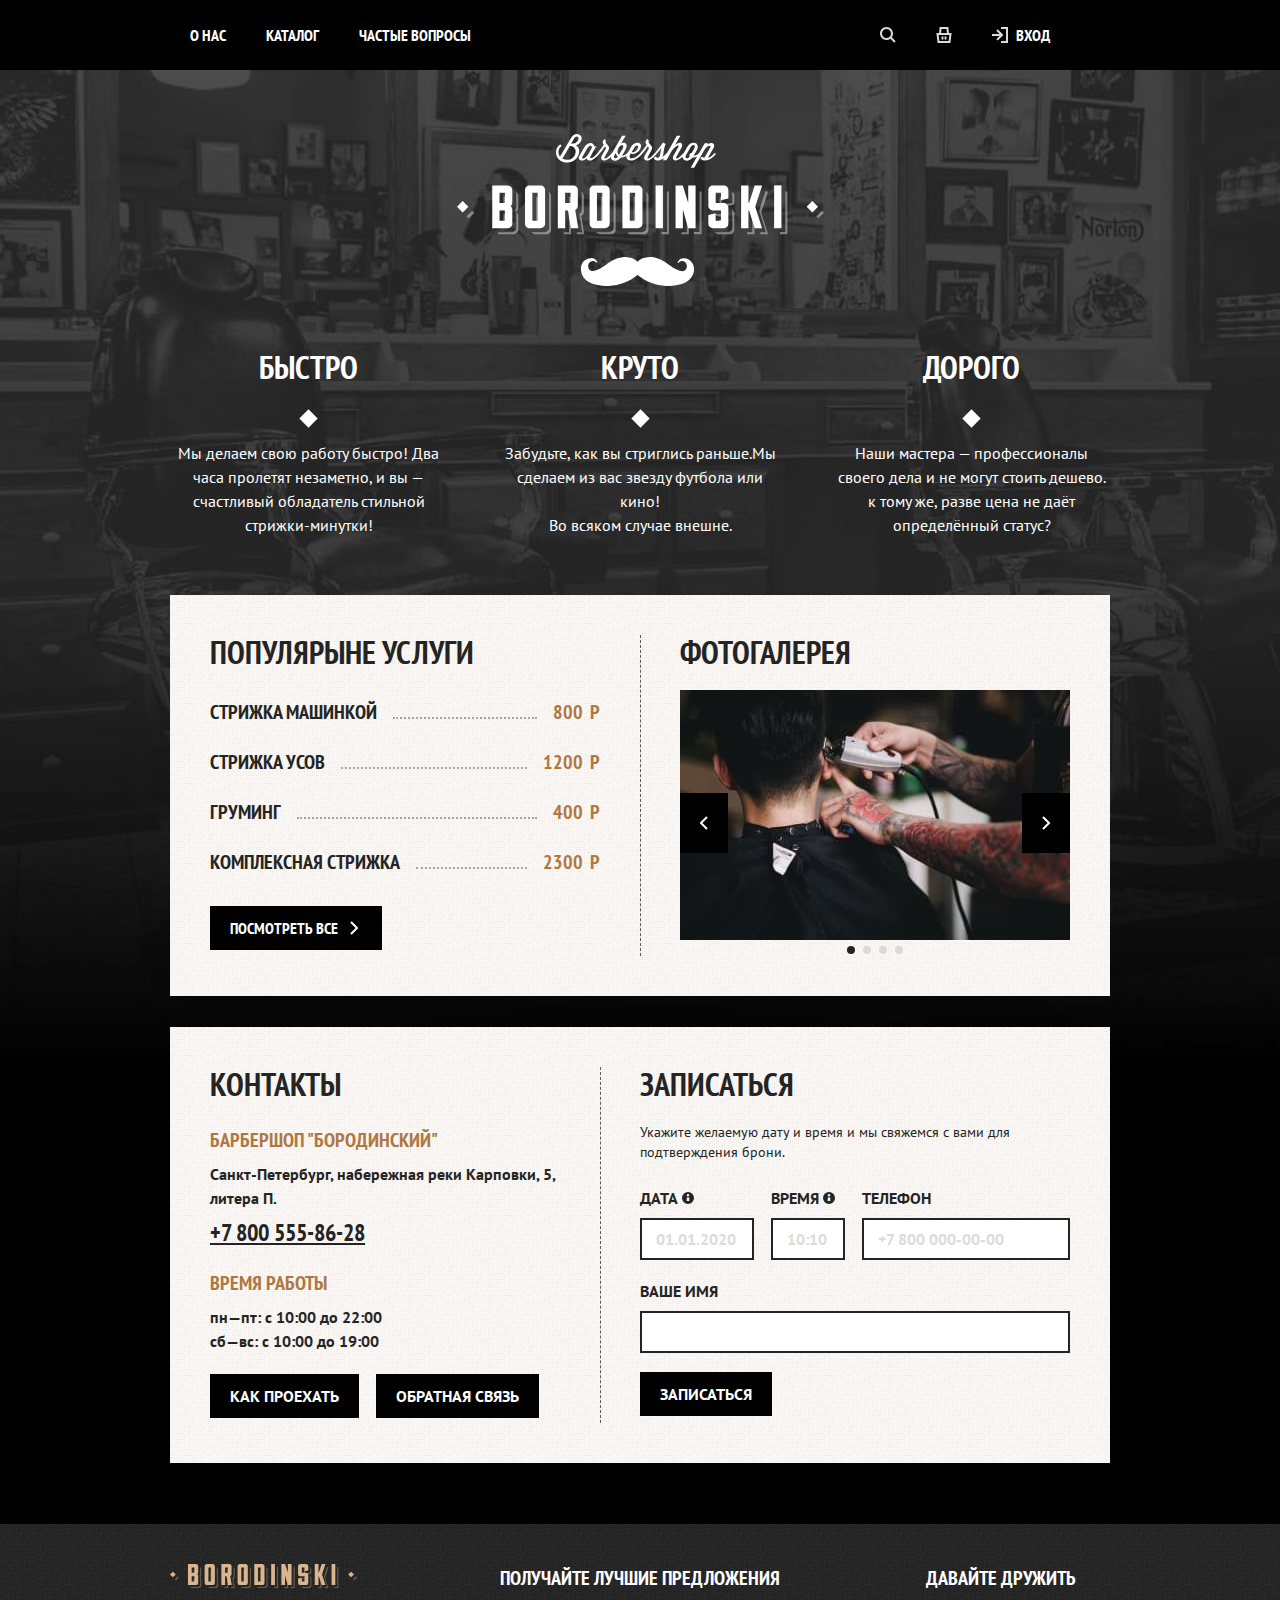
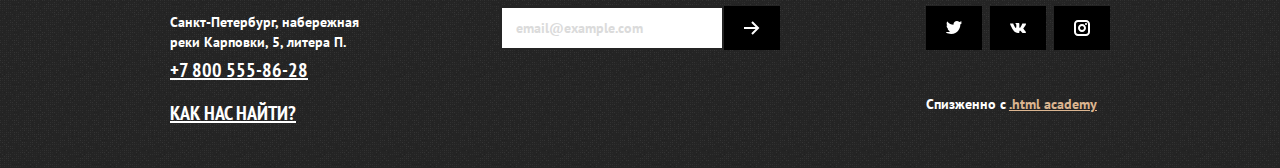
<file: index.html>
<!DOCTYPE html>
<html lang="ru">
<head>
    <title>Барбершоп Borodinski</title>
    <meta charset="UTF-8">
    <link rel="icon" type="image/png" sizes="32x32" href="images/png/fav-ico.png">
    <link rel="stylesheet" href="styles/style.css">
</head>
<body>
    <header class="page-header">
        <nav class="navigation">
            <ul class="navigation-list">
                <li class="navigation-item">
                    <a href="about.html" class="navigation-link">О нас</a>
                </li>
                <li class="navigation-item">
                    <a href="catalog.html" class="navigation-link">Каталог</a>
                </li>
                <li class="navigation-item">
                    <a href="faq.html" class="navigation-link">Частые вопросы</a>
                </li>
            </ul>
            <ul class="navigation-list navigation-user">
                <li class="navigation-item">
                    <a href="#" class="navigation-link">
                        <svg class="navigation-icon" aria-hidden="true" focusable="false" width="16" height="16" viewBox="0 0 16 16" fill="none" xmlns="http://www.w3.org/2000/svg">
                            <path fill-rule="evenodd" clip-rule="evenodd" d="M11 6.5C11 8.98528 8.98528 11 6.5 11C4.01472 11 2 8.98528 2 6.5C2 4.01472 4.01472 2 6.5 2C8.98528 2 11 4.01472 11 6.5ZM10.3347 11.7489C9.25973 12.5356 7.9341 13 6.5 13C2.91015 13 0 10.0899 0 6.5C0 2.91015 2.91015 0 6.5 0C10.0899 0 13 2.91015 13 6.5C13 7.9341 12.5356 9.25973 11.7489 10.3347L15.7071 14.2929L14.2929 15.7071L10.3347 11.7489Z" />
                        </svg>
                        <span class="visually-hidden">Поиск</span>
                    </a>
                </li>
                <li class="navigation-item">
                    <a href="#" class="navigation-link">
                        <svg class="navigation-icon" aria-hidden="true" focusable="false" width="16" height="16" viewBox="0 0 16 16" fill="none" xmlns="http://www.w3.org/2000/svg">
                            <path fill-rule="evenodd" clip-rule="evenodd" d="M3.09068 6L3.5759 0.90519L3.66211 0H4.5714H11.4285H12.3378L12.424 0.905191L12.9093 6H14.5H15.6328L15.4922 7.12403L14.4922 15.124L14.3828 16H13.5H2.49997H1.61719L1.50769 15.124L0.507692 7.12403L0.367188 6H1.49997H3.09068ZM5.09973 6H10.9002L10.5193 2H5.48068L5.09973 6ZM3.38275 14L2.63275 8H13.3672L12.6172 14H3.38275ZM8.49997 9.5V12.5H10.5V9.5H8.49997ZM5.49997 12.5L5.49997 9.5H7.49997L7.49997 12.5H5.49997Z"/>
                        </svg>
                        <span class="visually-hidden">Корзина</span>
                    </a>
                    <div class="popover popover-cart">
                        <button class="popover-close-button button button-light">
                          2
                          <span class="visually-hidden">Закрыть</span>
                        </button>
                        <div class="popover-content">
                          <h2 class="popover-title">Корзина</h2>
                          <ul class="cart-items-list">
                            <li class="cart-item">
                              <p class="cart-item-title">Стрижка машинкой</p>
                              <p class="cart-item-price">800 ₽</p>
                              <button type="button" class="cart-item-button button">
                                <svg width="16" height="16" fill="#fff" xmlns="http://www.w3.org/2000/svg">
                                  <path fill-rule="evenodd" clip-rule="evenodd" d="M3.42 1l.283-.496L3.991 0H12.01l.288.504.283.496h3.049l-.136 1.12-1.577 13-.107.88H2.191l-.107-.88-1.577-13L.371 1H3.42zm.543 13L2.629 3H13.37l-1.334 11H3.963zm5.04-9.071l-.5 7 1.995.142.5-7-1.995-.142zm-3.5 7.142l-.5-7 1.994-.142.5 7-1.994.142z" />
                                </svg>
                                <span class="visually-hidden">Удалить из корзины</span>
                              </button>
                            </li>
                            <li class="cart-item">
                                <p class="cart-item-title">Стрижка усов</p>
                                <p class="cart-item-price">1200 ₽</p>
                                <button class="cart-item-button button" type="button">
                                  <svg width="16" height="16" fill="#fff" xmlns="http://www.w3.org/2000/svg">
                                    <path fill-rule="evenodd" clip-rule="evenodd" d="M3.42 1l.283-.496L3.991 0H12.01l.288.504.283.496h3.049l-.136 1.12-1.577 13-.107.88H2.191l-.107-.88-1.577-13L.371 1H3.42zm.543 13L2.629 3H13.37l-1.334 11H3.963zm5.04-9.071l-.5 7 1.995.142.5-7-1.995-.142zm-3.5 7.142l-.5-7 1.994-.142.5 7-1.994.142z" />
                                  </svg>
                                  <span class="visually-hidden">Удалить из корзины</span>
                                </button>
                            </li>
                          </ul>
                        </div>
                    </div>
                </li>
                <li class="navigation-item">
                    <a href="#" class="navigation-link navigation-link-login">
                        <svg class="navigation-icon" aria-hidden="true" width="16" height="16" viewBox="0 0 16 16" fill="none" xmlns="http://www.w3.org/2000/svg">
                            <path fill-rule="evenodd" clip-rule="evenodd" d="M9 2H14V14H9V16H15H16V15V1V0H15H9V2ZM4.29289 3.70711L7.53553 6.94975H0V8.94975H7.53553L4.29289 12.1924L5.70711 13.6066L10.6569 8.65685L11.364 7.94975L10.6569 7.24264L5.70711 2.29289L4.29289 3.70711Z" />
                        </svg>
                        Вход
                    </a>
                </li>
            </ul>
        </nav>
    </header>
    <main class="main-index main-container">
        <div class="page-container">
            <h1 class="visually-hidden">Барбершоп "Бородинский"</h1>
            <img class="logo" src="images/svg/logo-index.svg" alt="Логотип Барбершопа Бородинский." width="367" height="152">
            <section class="advantages">
                <h2 class="visually-hidden">Преимущества</h2>
                <ul class="advantages-list">
                    <li class="advantages-item">
                        <h3 class="advantages-tittle">Быстро</h3>
                        <p class="advantages-description">Мы делаем свою работу быстро! Два часа пролетят незаметно, и вы — счастливый обладатель стильной стрижки-минутки!</p>
                    </li>
                    <li class="advantages-item">
                        <h3 class="advantages-tittle">Круто</h3>
                        <p class="advantages-description">Забудьте, как вы стриглись раньше.Мы сделаем из вас звезду футбола или кино!<br> Во всяком случае внешне.</p>
                    </li>
                    <li class="advantages-item">
                        <h3 class="advantages-tittle">Дорого</h3>
                        <p class="advantages-description"> Наши мастера — профессионалы своего дела и не могут стоить дешево. к тому же, разве цена не даёт определённый статус?</p>
                    </li>
                </ul>
            </section>
            <div class="index-columns">
                <section class="services">
                    <h2 class="services-title">Популярыне услуги</h2>
                    <ul class="services-list">
                        <li class="services-item">Стрижка машинкой
                            <b class="services-price">800 Р</b>
                        </li>
                        <li class="services-item">Стрижка усов
                            <b class="services-price">1200 Р</b>
                        </li>
                        <li class="services-item">Груминг
                            <b class="services-price">400 Р</b>
                        </li>
                        <li class="services-item">Комплексная стрижка
                            <b class="services-price">2300 Р</b>
                        </li>
                    </ul>
                    <a class="button button-all" href="#">Посмотреть все </a>
                </section>
                <section class="gallery">
                    <h2 class="gallery-title">Фотогалерея</h2>
                    <div class="slider">
                        <div class="slider-wrapper">
                            <img class="slider-image" src="images/jpg/gallery-index.jpg" alt="Примеры работ" width="390" height="250">
                            <div class="slider-controls">
                                <button class="slider-button slider-prev" type="button">
                                    <span class="visually-hidden">Предыдущее фото</span>
                                </button>
                                <button class="slider-button slider-next" type="button">
                                    <span class="visually-hidden">Следующее фото</span>
                                </button>
                            </div>
                            <ol class="slider-pagination">
                                <li class="slider-pagination-item">
                                    <button class="slider-pagination-button slider-pagination-button-current" type="button">
                                        <span class="visually-hidden">1 фото</span>
                                    </button>
                                </li>
                                <li class="slider-pagination-item">
                                    <button class="slider-pagination-button" type="button">
                                        <span class="visually-hidden">2 фото</span>
                                    </button>
                                </li>
                                <li class="slider-pagination-item">
                                    <button class="slider-pagination-button" type="button">
                                        <span class="visually-hidden">3 фото</span>
                                    </button>
                                </li>
                                <li class="slider-pagination-item">
                                    <button class="slider-pagination-button" type="button">
                                        <span class="visually-hidden">4 фото</span>
                                    </button>
                                </li>
                            </ol>
                        </div>
                    </div>
                </section>
            </div>
            <div class="index-columns">
                <section class="contacts">
                    <h2 class="contacts-title">Контакты</h2>
                    <h3 class="contacts-subtitle">Барбершоп "Бородинский"</h3>
                    <address class="contacts-adress">
                        <p class="contacts-addtess-text">Санкт-Петербург, набережная реки Карповки, 5, литера П.</p>
                        <a href="tel:88005558628" class="contacts-phone">+7 800 555-86-28</a>
                    </address>
                    <h3 class="contacts-subtitle">Время работы</h3>
                    <ul class="contacts-schedule">
                        <li class="contacts-schedule-item"> пн—пт: с 10:00 до 22:00</li>
                        <li class="contacts-schedule-item"> сб—вс: с 10:00 до 19:00</li>
                    </ul>
                    <a href="#" class="button">Как проехать</a>
                    <a href="#" class="button button-feedback">Обратная связь</a>
                </section>
                <section class="appointment">
                    <h2 class="appointment-title">Записаться</h2>
                    <p class="appointment-text">Укажите желаемую дату и время и мы свяжемся с вами для подтверждения брони.</p>
                    <form class="appointment-form" action="https://echo.htmlacademy.ru/" method="post">
                        <p class="field-group appointment-form-date">
                            <span class="form-label form-label-icon">
                                <label class="form-label" for="appointment-date">Дата</label>
                                <span class="tooltip">
                                  <button class="tooltip-toggle" type="button" aria-labelledby="tooltip-label">
                                    <svg  class="tooltip-icon" xmlns="http://www.w3.org/2000/svg" width="16" height="16" fill="currentColor"><path d="M8 14A6 6 0 108 2a6 6 0 000 12zm1.27-8.73a1.27 1.27 0 11-2.54 0 1.27 1.27 0 012.54 0zm0 2.23V11H6.73V7.5h2.54z"/></svg>
                                  </button>
                                  <span class="tooltip-text" role="tooltip" id="tooltip-label">Укажите желаемую дату и время и мы свяжемся с вами для подтверждения брони</span>
                                </span>
                              </span>
                            <input class="field" id="appointment-date" type="text" placeholder="01.01.2020" name="appointment-date">
                        </p>
                        <p class="field-group appointment-form-time">
                            <span class="form-label form-label-icon">
                                <label class="form-label" for="appointment-time">Время</label>
                                <span class="tooltip">
                                  <button class="tooltip-toggle" type="button" aria-labelledby="tooltip-label">
                                    <svg  class="tooltip-icon" xmlns="http://www.w3.org/2000/svg" width="16" height="16" fill="currentColor"><path d="M8 14A6 6 0 108 2a6 6 0 000 12zm1.27-8.73a1.27 1.27 0 11-2.54 0 1.27 1.27 0 012.54 0zm0 2.23V11H6.73V7.5h2.54z"/></svg>
                                    <span class="visually-hidden">Посмотреть дополнительную информацию</span>
                                  </button>
                                  <span class="tooltip-text" role="tooltip">Укажите желаемую дату и время и мы свяжемся с вами для подтверждения брони</span>
                                </span>
                            </span>
                            <input class="field" id="appointment-time" type="text" placeholder="10:10" name="appointment-time">
                        </p>
                        <p class="field-group appointment-form-phone">
                            <label for="appointment-phone" class="form-label">Телефон</label>
                            <input class="field" id="appointment-phone" type="text" placeholder="+7 800 000-00-00" name="appointment-phone">
                        </p>
                        <p class="field-group appointment-form-name">
                            <label for="appointment-name" class="form-label">Ваше имя</label>
                            <input class="field" id="appointment-name" type="text" name="appointment-name">
                        </p>
                        <button type="submit" class="button appointment-submit">Записаться</button>
                    </form>
                </section>
            </div>
        </div>
    </main>

    <footer class="page-footer">
        <div class="page-footer-container">
            <section class="footer-contacts">
                <h2 class="visually-hidden">Контакты</h2>
                <img class="footer-contacts-logo" src="images/svg/logo-footer.svg" alt="Логотип Барбершоп Бородинский." width="187" height="24">
                <address class="footer-contacts-adress">
                    <p class="footer-about-text">Санкт-Петербург, набережная реки Карповки, 5, литера П.</p>
                    <a href="tel:88005558628" class="footer-contacts-adress-phone">+7 800 555-86-28</a>
                </address>
                <a class="footer-contacts-map-link" href="#">Как нас найти?</a>
            </section>

            <section class="newsletter">
                <h2 class="page-footer-title">Получайте лучшие предложения</h2>
                <form class="newsletter-form"  method="post" action="https://echo.htmlacademy.ru/">
                    <label for="newsletter-email" class="visually-hidden">Email</label>
                    <input type="email" id="newsletter-email" class="field"  name="newsletter-email" placeholder="email@example.com" required>
                    <button class="button newslatter-button" type="submit">
                        <span class="visually-hidden">Отправить</span>
                    </button>
                </form>
            </section>

            <section class="footer-social">
                <h2 class="page-footer-title">Давайте дружить</h2>
                <ul class="footer-social-list">
                    <li class="footer-social-item">
                        <a href="https://twitter.com/htmlacademy_ru" class="footer-social-link footer-social-twitter">
                            <span class="visually-hidden">Твиттер</span>
                        </a>
                    </li>
                    <li class="footer-social-item">
                        <a href="https://vk.com/htmlacademy" class="footer-social-link footer-social-vk">
                            <span class="visually-hidden">ВКонтакте</span>
                        </a>
                    </li>
                    <li class="footer-social-item">
                        <a href="https://www.facebook.com/htmlacademy" class="footer-social-link footer-social-instagram">
                            <span class="visually-hidden">Инстаграм</span>
                        </a>
                    </li>
                </ul>
                <p class="about-text"> Спизженно с <a class="htmlacademy-link" href="https://htmlacademy.ru/">.html academy</a></p>
            </section>
        </div>
    </footer>

    <div class="modal-container modal-container-close">
        <div class="modal modal-auth">
            <button class="modal-close-button">
                <span class="visually-hidden">Закрыть</span>
            </button>
            <section class="modal-content">
                <h2 class="modal-title">Личный кабинет</h2>
                <form action="https://echo.htmlacademy.ru/" method="post" class="auth-form">
                    <p class="field-group">
                        <label class="visually-hidden" for="auth-login">Логин</label>
                        <input class="auth-form-field field" type="text" id="auth-login" name="auth-login" placeholder="Логин">
                    </p>
                    <p class="field-group">
                        <label class="visually-hidden" for="auth-password">Пароль</label>
                        <input class="auth-form-field field" type="password" id="auth-password" name="auth-password" placeholder="Пароль">
                    </p>
                    <p class="field-group auth-form-user-options">
                        <label class="auth-form-checkbox control">
                            <input class="visually-hidden control-input" type="checkbox" name="firm-storе">
                            <span class="control-mark"></span>
                            <span class="control-label">Запомнить меня</span>
                        </label>
                        <a class="auth-form-recovery" href="#">забыл пароль</a>
                    </p>
                    <button class="button auth-form-button" type="submit">Войти</button>
                    <a class="button auth-form-register" href="#">Регистрация</a>
                </form>
            </section>
        </div>
    </div>
</body>
</html>
</file>
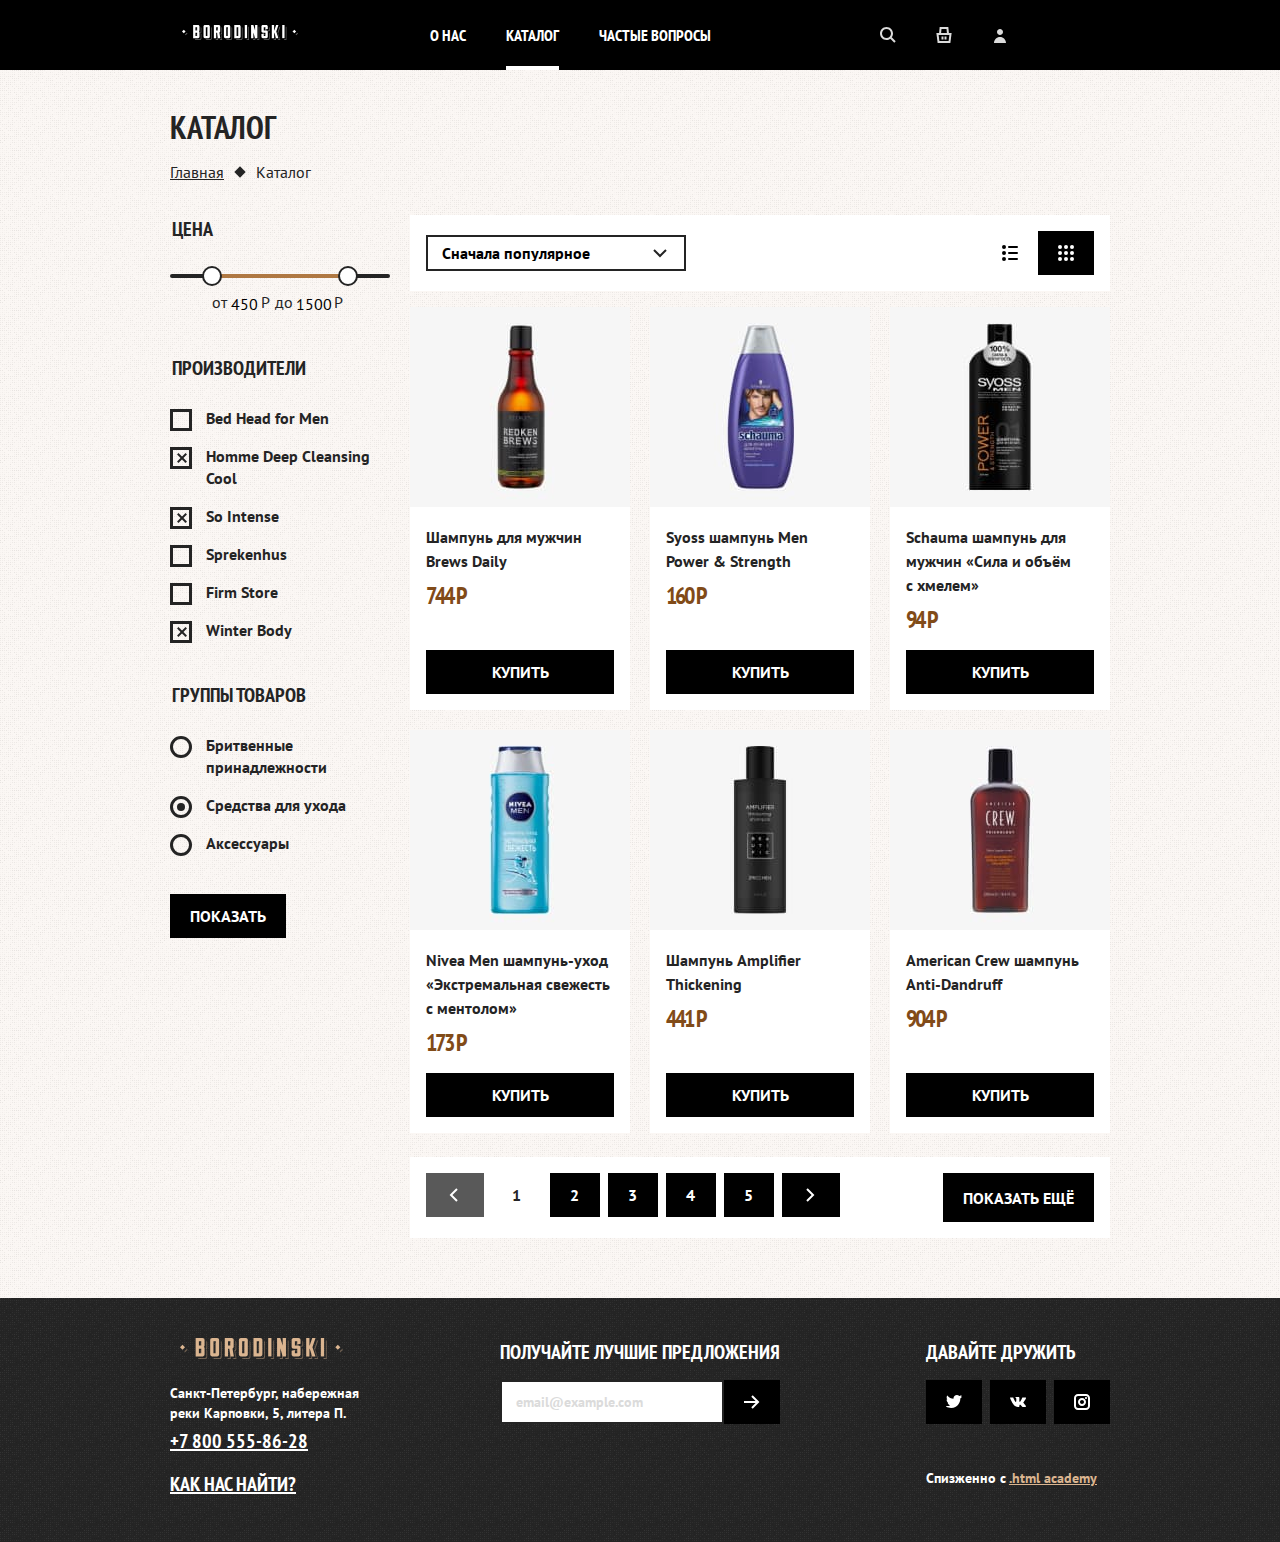
<file: catalog.html>
<!DOCTYPE html>
<html lang="ru">
<head>
    <title>Каталог</title>
    <meta charset="UTF-8">
    <link rel="icon" type="image/png" sizes="32x32" href="images/png/fav-ico.png">
    <link rel="stylesheet" href="styles/style.css">
</head>
<body>
    <header class="page-header">
        <nav class="navigation">
            <a href="index.html" class="navigation-logo">
                <img src="images/svg/logo-header.svg" class="page-header-logo" alt="Логотип барбершопа Бородинский" width="137" height="15">
            </a>
            <ul class="navigation-list">
                <li class="navigation-item">
                    <a href="about.html" class="navigation-link">О нас</a>
                </li>
                <li class="navigation-item">
                    <a href="catalog.html" class="navigation-link navigation-link-current">Каталог</a>
                </li>
                <li class="navigation-item">
                    <a href="faq.html" class="navigation-link">Частые вопросы</a>
                </li>
            </ul>
            <ul class="navigation-list navigation-user">
                <li class="navigation-item">
                    <a href="#" class="navigation-link">
                        <svg class="navigation-icon" aria-hidden="true" focusable="false" width="16" height="16" viewBox="0 0 16 16" fill="none" xmlns="http://www.w3.org/2000/svg">
                            <path fill-rule="evenodd" clip-rule="evenodd" d="M11 6.5C11 8.98528 8.98528 11 6.5 11C4.01472 11 2 8.98528 2 6.5C2 4.01472 4.01472 2 6.5 2C8.98528 2 11 4.01472 11 6.5ZM10.3347 11.7489C9.25973 12.5356 7.9341 13 6.5 13C2.91015 13 0 10.0899 0 6.5C0 2.91015 2.91015 0 6.5 0C10.0899 0 13 2.91015 13 6.5C13 7.9341 12.5356 9.25973 11.7489 10.3347L15.7071 14.2929L14.2929 15.7071L10.3347 11.7489Z"/>
                        </svg>
                        <span class="visually-hidden">Поиск</span>
                    </a>
                </li>
                <li class="navigation-item">
                    <a href="#" class="navigation-link">
                        <svg class="navigation-icon" aria-hidden="true" focusable="false" width="16" height="16" viewBox="0 0 16 16" fill="none" xmlns="http://www.w3.org/2000/svg">
                            <path fill-rule="evenodd" clip-rule="evenodd" d="M3.09068 6L3.5759 0.90519L3.66211 0H4.5714H11.4285H12.3378L12.424 0.905191L12.9093 6H14.5H15.6328L15.4922 7.12403L14.4922 15.124L14.3828 16H13.5H2.49997H1.61719L1.50769 15.124L0.507692 7.12403L0.367188 6H1.49997H3.09068ZM5.09973 6H10.9002L10.5193 2H5.48068L5.09973 6ZM3.38275 14L2.63275 8H13.3672L12.6172 14H3.38275ZM8.49997 9.5V12.5H10.5V9.5H8.49997ZM5.49997 12.5L5.49997 9.5H7.49997L7.49997 12.5H5.49997Z"/>
                        </svg>
                        <span class="visually-hidden">Корзина</span>
                    </a>
                </li>
                <li class="navigation-item">
                    <a href="#" class="navigation-link">
                        <svg class="navigation-icon" aria-hidden="true" focusable="false" width="16" height="16" viewBox="0 0 16 16" fill="none" xmlns="http://www.w3.org/2000/svg">
                            <path fill-rule="evenodd" clip-rule="evenodd" d="M8 8C9.65685 8 11 6.65685 11 5C11 3.34315 9.65685 2 8 2C6.34315 2 5 3.34315 5 5C5 6.65685 6.34315 8 8 8ZM8 10C4.68629 10 2 12.6863 2 16H14C14 12.6863 11.3137 10 8 10Z" />
                        </svg>
                        <span class="visually-hidden">Профиль</span>
                    </a>
                </li>
            </ul>
        </nav>
    </header>
    <main class="main-inner inner-container">
        <div class="page-container">
            <header class="inner-header">
                <h1 class="inner-header-title">Каталог</h1>
                <ul class="breadscrumbs">
                    <li class="breadscrumbs-item">
                        <a class="breadscrumbs-link" href="index.html">Главная</a>
                    </li>
                    <li class="breadscrumbs-item">
                        <a class="breadscrumbs-link">Каталог</a>
                    </li>
                </ul>
            </header>
            <section class="catalog-products">
                <h2 class="visually-hidden">Список товаров с фильтрами</h2>
                <form class="catalog-filter" action="https://echo.htmlacademy.ru/" method="get">
                    <fieldset class="catalog-filter-group">
                        <legend class="catalog-filter-title">
                            Цена
                        </legend>
                        <div class="range">
                            <div class="range-scale">
                                <div class="range-bar" style="left: 42px; width: 136px;">
                                    <button type="button" class="range-toggle toggle-min">
                                        <span class="visually-hidden">Изменить минимальную цену.</span>
                                    </button>
                                    <button type="button" class="range-toggle toggle-max">
                                        <span class="visually-hidden">Изменить максимальную цену.</span>
                                    </button>
                                </div>
                            </div>
                            <div class="range-wrapper-inputs">
                                <label class="catalog-filter-label">
                                    от <input class="range-inputs" type="number" value="450" name="min-price">Р
                                </label>
                                <label class="catalog-filter-label">
                                    до <input class="range-inputs" type="number" value="1500" name="max-price" style="width: 37px;">Р
                                </label>
                            </div>
                        </div>
                    </fieldset>
                    <fieldset class="catalog-filter-group">
                        <legend class="catalog-filter-title">Производители</legend>
                        <ul class="catalog-filter-list">
                            <li class="catalog-filter-item">
                                <label class="control">
                                    <input class="visually-hidden control-input" type="checkbox" name="bed-head-for-men">
                                    <span class="control-mark"></span>
                                    <span class="control-label">Bed Head for Men</span>
                                </label>
                            </li>
                            <li class="catalog-filter-item">
                                <label class="control">
                                    <input class="visually-hidden control-input" type="checkbox" name="homme-deep-Cleansing-cool" checked>
                                    <span class="control-mark"></span>
                                    <span class="control-label">Homme Deep Cleansing Cool</span>
                                </label>
                            </li>
                            <li class="catalog-filter-item">
                                <label class="control">
                                    <input class="visually-hidden control-input" type="checkbox" name="so-intense" checked>
                                    <span class="control-mark"></span>
                                    <span class="control-label">So Intense</span>
                                </label>
                            </li>
                            <li class="catalog-filter-item">
                                <label class="control">
                                    <input class="visually-hidden control-input" type="checkbox" name="sprekenhus">
                                    <span class="control-mark"></span>
                                    <span class="control-label">Sprekenhus</span>
                                </label>
                            </li>
                            <li class="catalog-filter-item">
                                <label class="control">
                                    <input class="visually-hidden control-input" type="checkbox" name="firm-storе">
                                    <span class="control-mark"></span>
                                    <span class="control-label">Firm Storе</span>
                                </label>
                            </li>
                            <li class="catalog-filter-item">
                                <label class="control">
                                    <input class="visually-hidden control-input" type="checkbox" name="winter-body" checked>
                                    <span class="control-mark"></span>
                                    <span class="control-label">Winter Body</span>
                                </label>
                            </li>
                        </ul>
                    </fieldset>
                    <fieldset class="catalog-filter-group">
                        <legend class="catalog-filter-title">Группы Товаров</legend>
                            <ul class="catalog-filter-list">
                                <li class="catalog-filter-item">
                                    <label class="control">
                                        <input class="visually-hidden control-input" type="radio" name="product-group">
                                        <span class="control-mark"></span>
                                        <span class="control-label">Бритвенные принадлежности</span>
                                    </label>
                                </li>
                                <li class="catalog-filter-item">
                                    <label class="control">
                                        <input class="visually-hidden control-input" type="radio" name="product-group" checked>
                                        <span class="control-mark"></span>
                                        <span class="control-label">Средства для ухода</span>
                                    </label>
                                </li>
                                <li class="catalog-filter-item">
                                    <label class="control">
                                        <input class="visually-hidden control-input" type="radio" name="product-group">
                                        <span class="control-mark"></span>
                                        <span class="control-label">Аксессуары</span>
                                    </label>
                                </li>
                            </ul>
                    </fieldset>
                    <button class="button" type="submit">Показать</button>
                </form>

                <div class="catalog-right-column">
                    <div class="sorting-container">
                        <div class="select sorting-type">
                            <select class="select-control" aria-label="Сортировка">
                                <option value="popular">Сначала популярное</option>
                                <option value="cheap">Сначала дешевое</option>
                                <option value="expensive">Сначала дорогое</option>
                            </select>
                        </div>
                        <a href="#" class="card-grid-toggle card-grid-toggle-current">
                            <svg width="16" height="16" aria-hidden="true" focusable="false" xmlns="http://www.w3.org/2000/svg" viewBox="0 0 16 16">
                              <path d="M2 0a2 2 0 100 4 2 2 0 000-4zm0 6a2 2 0 100 4 2 2 0 000-4zm-2 8a2 2 0 114 0 2 2 0 01-4 0zM7 1a1 1 0 000 2h8a1 1 0 100-2H7zM6 8a1 1 0 011-1h8a1 1 0 110 2H7a1 1 0 01-1-1zm1 5a1 1 0 100 2h8a1 1 0 100-2H7z" />
                            </svg>
                            <span class="visually-hidden">Показать список</span>

                          </a>
                          <a href="#" class="card-grid-toggle " >
                            <svg width="16" height="16" viewbox="0 0 16 16" fill="none" xmlns="http://www.w3.org/2000/svg">
                                <path fill-rule="evenodd" clip-rule="evenodd" d="M0 2a2 2 0 1 1 4 0 2 2 0 0 1-4 0Zm6 0a2 2 0 1 1 4 0 2 2 0 0 1-4 0Zm10 0a2 2 0 1 0-4 0 2 2 0 0 0 4 0ZM0 8a2 2 0 1 1 4 0 2 2 0 0 1-4 0Zm10 0a2 2 0 1 0-4 0 2 2 0 0 0 4 0Zm2 0a2 2 0 1 1 4 0 2 2 0 0 1-4 0Zm-8 6a2 2 0 1 0-4 0 2 2 0 0 0 4 0Zm2 0a2 2 0 1 1 4 0 2 2 0 0 1-4 0Zm10 0a2 2 0 1 0-4 0 2 2 0 0 0 4 0Z"/>
                            </svg>
                            <span class="visually-hidden">Показать карточки</span>
                          </a>
                    </div>
                    <ul class="product-list">
                        <li class="product-card">
                            <a class="product-card-link" href="product.html">
                                <img class="product-card-image" alt="Шампунь для мужчин Brews Daily" src="images/jpg/catalog-1.jpg" width="220" height="200">
                            </a>
                            <div class="product-card-content">
                                <a class="product-card-title-link" href="">
                                    <h3 class="product-card-title">Шампунь для мужчин Brews Daily</h3>
                                </a>
                                <b class="product-card-price">744 Р</b>
                                <a class="button product-card-button" href="#">Купить</a>
                            </div>
                        </li>
                        <li class="product-card">
                            <a class="product-card-link" href="product.html">
                                <img class="product-card-image" alt="Syoss шампунь Men Power & Strength" src="images/jpg/catalog-2.jpg" width="220" height="200">
                            </a>
                            <div class="product-card-content">
                                <a class="product-card-title-link" href="">
                                    <h3 class="product-card-title">Syoss шампунь Men Power & Strength</h3>
                                </a>
                                <b class="product-card-price">160 Р</b>
                                <a class="button product-card-button" href="#">Купить</a>
                            </div>
                        </li>
                        <li class="product-card">
                            <a class="product-card-link" href="product.html">
                                <img class="product-card-image" alt="Schauma шампунь для мужчин «Сила и объём с&nbsp;хмелем»" src="images/jpg/catalog-3.jpg" width="220" height="200">
                            </a>
                            <div class="product-card-content">
                                <a class="product-card-title-link" href="">
                                    <h3 class="product-card-title">Schauma шампунь для мужчин «Сила и объём с хмелем»</h3>
                                </a>
                                <b class="product-card-price">94 Р</b>
                                <a class="button product-card-button" href="#">Купить</a>
                            </div>
                        </li>
                        <li class="product-card">
                            <a class="product-card-link" href="product.html">
                                <img class="product-card-image" alt="Nivea Men шампунь-уход  «Экстремальная свежесть с ментолом»" src="images/jpg/catalog-4.jpg" width="220" height="200">
                            </a>
                            <div class="product-card-content">
                                <a class="product-card-title-link" href="">
                                    <h3 class="product-card-title">Nivea Men шампунь-уход  «Экстремальная свежесть с ментолом»</h3>
                                </a>
                                <b class="product-card-price">173 Р</b>
                                <a class="button product-card-button" href="#">Купить</a>
                            </div>
                        </li>
                        <li class="product-card">
                            <a class="product-card-link" href="product.html">
                                <img class="product-card-image" alt="Шампунь Amplifier Thickening" src="images/jpg/catalog-5.jpg" width="220" height="200">
                            </a>
                            <div class="product-card-content">
                                <a class="product-card-title-link" href="">
                                    <h3 class="product-card-title">Шампунь Amplifier Thickening</h3>
                                </a>
                                <b class="product-card-price">441 Р</b>
                                <a class="button product-card-button" href="#">Купить</a>
                            </div>
                        </li>
                        <li class="product-card">
                            <a class="product-card-link" href="product.html">
                                <img class="product-card-image" alt="American Crew шампунь Anti-Dandruff" src="images/jpg/catalog-6.jpg" width="220" height="200">
                            </a>
                            <div class="product-card-content">
                                <a class="product-card-title-link" href="">
                                    <h3 class="product-card-title">American Crew шампунь Anti-Dandruff</h3>
                                </a>
                                <b class="product-card-price">904 Р</b>
                                <a class="button product-card-button" href="#">Купить</a>
                            </div>
                        </li>
                    </ul>
                    <div class="pagination-container">
                        <ul class="pagination">
                            <li class="pagination-item">
                                <a class="pagination-link pagination-prev pagination-disabled">
                                    <span class="visually-hidden">Предыдущая страница</span>
                                </a>
                            </li>
                            <li class="pagination-item">
                                <a class="pagination-link pagination-current">1</a>
                            </li>
                            <li class="pagination-item">
                                <a class="pagination-link" href="#">2</a>
                            </li>
                            <li class="pagination-item">
                                <a class="pagination-link" href="#">3</a>
                            </li>
                            <li class="pagination-item">
                                <a class="pagination-link" href="#">4</a>
                            </li>
                            <li class="pagination-item">
                                <a class="pagination-link" href="#">5</a>
                            </li>
                            <li class="pagination-item">
                                <a class="pagination-link pagination-next" href="#">
                                    <span class="visually-hidden">Следующая страница</span>
                                </a>
                            </li>
                        </ul>
                        <button class="button pagination-show-more" type="button">Показать ещё</button>
                    </div>
                </div>
            </section>
        </div>
    </main>
    <footer class="page-footer">
        <div class="page-footer-container">
            <section class="footer-contacts">
                <h2 class="visually-hidden">Контакты</h2>
                <img class="footer-contacts-logo" src="images/svg/logo-footer.svg" alt="Логотип Барбершоп Бородинский." width="183" height="21">
                <address class="footer-contacts-adress">
                    <p class="footer-about-text">Санкт-Петербург, набережная реки Карповки, 5, литера П.</p>
                    <a href="tel:88005558628" class="footer-contacts-adress-phone">+7 800 555-86-28</a>
                </address>
                <a class="footer-contacts-map-link" href="#">Как нас найти?</a>
            </section>

            <section class="newsletter">
                <h2 class="page-footer-title">Получайте лучшие предложения</h2>
                <form class="newsletter-form"  method="post" action="https://echo.htmlacademy.ru/">
                    <label for="newsletter-email" class="visually-hidden">Email</label>
                    <input type="email" id="newsletter-email" class="field"  name="newslatter-email" placeholder="email@example.com" required>
                    <button class="button newslatter-button" type="submit">
                        <span class="visually-hidden">Отправить</span>
                    </button>
                </form>
            </section>

            <section class="footer-social">
                <h2 class="page-footer-title">Давайте дружить</h2>
                <ul class="footer-social-list">
                    <li class="footer-social-item">
                        <a href="https://twitter.com/htmlacademy_ru" class="footer-social-link footer-social-twitter">
                            <span class="visually-hidden">Твиттер</span>
                        </a>
                    </li>
                    <li class="footer-social-item">
                        <a href="https://vk.com/htmlacademy" class="footer-social-link footer-social-vk">
                            <span class="visually-hidden">ВКонтакте</span>
                        </a>
                    </li>
                    <li class="footer-social-item">
                        <a href="https://www.facebook.com/htmlacademy" class="footer-social-link footer-social-instagram">
                            <span class="visually-hidden">Инстаграм</span>
                        </a>
                    </li>
                </ul>
                <p class="about-text"> Спизженно с <a class="htmlacademy-link" href="https://htmlacademy.ru/">.html academy</a></p>
            </section>
        </div>
    </footer>
</body>
</html>
</file>
<file: styles/style.css>
/*
* Prefixed by https://autoprefixer.github.io
* PostCSS: v8.4.12,
* Autoprefixer: v10.4.4
* Browsers: > 2% and last 1 version
*/

@font-face {
  font-family: "PT Sans";
  src: url("../fonts/ptsans-400.woff2") format("woff2");
  font-style: normal;
  font-weight: 400;
  font-display: swap;
}
@font-face {
  font-family: "PT Sans";
  src: url("../fonts/ptsans-700.woff2") format("woff2");
  font-style: normal;
  font-weight: 700;
  font-display: swap;
}
@font-face {
  font-family: "PT Sans";
  src: url("../fonts/PTsans-Italic.ttf") format("ttf");
  font-style: italic;
  font-weight: 400;
}
@font-face {
  font-family: "PT Sans";
  src: url("../fonts/PTsans-BoldItalic.ttf") format("ttf");
  font-style: italic;
  font-weight: 700;
  font-display: swap;
}
/* PT Sans Narrow */
@font-face {
  font-family: "PT Sans Narrow";
  src: url("../fonts/PTSansNarrow-Bold.woff2") format("woff2");
  font-style: normal;
  font-weight: 700;
  font-display: swap;
}

/* Стилизация страницы */
html{
  height: 100%;
}
body{
  font-family: "PT Sans", sans-serif;
  font-size: 16px;
  line-height: 16px;
  background-color: #fbf7f4;
  color: #242424;
  display: flex;
  flex-direction: column;
  min-height: 100%;
  margin: 0;
  min-width: 1020px;

}
img {
  max-width: 100%;
  object-fit: contain;
}
.button{
  padding: 14px 20px;
  font-size: 16px;
  line-height: 16px;
  font-family: inherit;
  font-weight: 700;
  text-align: center;
  background-color: #000;
  color: #fff;
  text-transform: uppercase;
  text-decoration: none;
  border: none;
  cursor: pointer;
  display: inline-block;
  box-sizing: border-box;

}
.button:hover,
.footer-social-link:hover{
  background-color: #814B18;
}
.button:focus,
.footer-social-link:focus
.button:active,
.footer-social-link:focus,
.footer-social-link:active{
  border: 2px solid #DBB590;
  background-color: #814B18;
}
.button:disabled,
.slider-button:disabled{
  background-color: #595959;
  outline: none;
  cursor: default;
}

.page-header{
  background-color: #000;
  color: #fff;
  font-family: "PT Sans Narrow", sans-serif;

}
.navigation{
  width: 940px;
  display: flex;
  margin: 0 auto;
}

.navigation-list{
  margin: 0;
  padding: 0;
  width: 430px;
  list-style-type: none;
  display: flex;
  flex-wrap: wrap;
}
.navigation-user{
  width: 250px;
  margin-left: auto;
}
.navigation-item{
  position: relative;
}
.navigation-link{
  position: relative;
  font-size: 16px;
  line-height: 22px;
  text-decoration: none;
  font-weight: 700;
  text-align: center;
  text-transform: uppercase;
  color: #fff;
  background-color: #000;
  padding: 24px 20px;
  display: block;
}
.navigation-link:hover{
  background-color: #595959;
}
.navigation-link:focus,
.navigation-link:active{
  box-shadow: inset 0 0 0 4px #e7e7e7;
  outline: none;
}
.navigation-link:focus .navigation-icon,
.navigation-link:active .navigation-icon{
  fill: #dbdbdb;
}
.navigation-link:hover .navigation-icon{
  fill: #242424;
}
.navigation-link-login{
  padding-left: 44px;
}
.navigation-link-login .navigation-icon{
  right: auto;
  left: 20px;
  margin: auto 0;
}

.navigation-link-current::before{
  content: "";
  position: absolute;
  height: 4px;
  background-color: #fff;
  right: 20px;
  bottom: 0;
  left: 20px;
}
.navigation-icon{
  fill: #dbdbdb;
  position: absolute;
  top: 0;
  right: 0;
  bottom: 0;
  left: 0;
  margin: auto;
}
.navigation-user .navigation-link{
  min-width: 16px;
  min-height: 22px;
}

.main-index {
  color: #ffffff;
  background-color: #000000;
  background-image: url("../images/jpg/background-photo.jpg");
  background-repeat: no-repeat;
  background-size: 100% auto;
}
.main-inner {
 background-image: url("../images/png/noisy-background.png");
 color:#242424;
 background-color: #FBF7F4;
 /* margin-top: 40px;
 margin-bottom: 60px; */
 padding-top: 40px;
 padding-bottom: 60px;
}
.main-container{
  flex-grow: 1;
  padding-bottom: 61px;
  padding-top: 64px;
}
.page-container{
  width: 940px;
  margin: 0 auto;
}
.logo{
  margin: 0 auto 64px;
  display: block;
}
.visually-hidden {
  position: absolute;
  width: 1px;
  height: 1px;
  margin: -1px;
  padding: 0;
  border: 0;
  clip: rect(0 0 0 0);
  overflow: hidden;
}
/* Приемущества */
.advantages{
  margin-bottom: 58px;
}
.advantages-list{
  text-align: center;
  color: #fff;
  list-style: none;
  margin: 0;
  padding: 0;
  display: grid;
  gap: 30px 54.5px;
  grid-template-columns: 277px 277px 277px;

}
.advantages-item{
  width: 277px;
}
.advantages-tittle{
  font-size: 32px;
  font-family: "PT Sans Narrow", sans-serif;
  text-transform: uppercase;
  line-height: 35px;
  margin:0 0 56px 0;
  position: relative;
}
.advantages-tittle::before{
  position: absolute;
  content: "";
  width: 13px;
  height: 13px;
  background-color: #fff;
  bottom: -40px;
  transform: rotate(45deg);
  left:50%;
  margin-left: -6.5px;
}
.advantages-description{
  margin: 0;
  font-weight: 400;
  font-size: 16px;
  line-height: 24px;
}

/* Популярные услуги */

.index-columns{
  background-image: url("../images/png/noisy-background.png");
  background-color: #FBF7F4;
  color:#242424;
  display: flex;
  justify-content: space-between;
  padding: 40px;
  margin-bottom: 31px;
  position: relative;

}
.index-columns:last-child{
  margin-bottom: 0;
}
.index-columns::after{
  content: "";
  position: absolute;
  top: 40px;
  bottom: 40px;
  width: 0;
  border-right: 1px dashed #595959;
}
.index-columns:first-of-type:after{
  left: 470px;
}
.index-columns:last-of-type:after{
  left: 430px;
}
.services{
  text-transform: uppercase;
  font-family: "PT Sans Narrow", sans-serif;
  width: 390px;
}
.services-title {
  font-size: 32px;
  line-height: 35px;
  font-weight: 700;
  margin-top: 0;
  margin-bottom: 28px;
  padding: 0;
}
.services-list{
  font-size: 20px;
  line-height: 28px;
  list-style: none;
  font-weight: 700;
  margin: 0;
  padding: 0;
  margin-bottom: 30px;
}
.services-item{
  display: flex;
  align-items: baseline;
  justify-content: space-between;
  margin-bottom: 22px;
}
.services-item::before{
  content: "";
  border-bottom: 2px dotted rgba(89, 89, 89, 0.5);
  order: 2;
  flex-grow: 1;
  margin-right: 16px;
  margin-left: 16px;
}
.services-price{
  color:#AF7842;
  order: 3;
  word-spacing: 3px;
}
.button-all{
  padding-right: 44px;
  background-image: url("../images/svg/arrow-right.svg");
  background-repeat: no-repeat;
  background-position: center right 20px;
  background-size: 16px 16px;
}
/* ФОТОГАЛЕРЕЯ */
.gallery{
  width: 390px;
}
.gallery-title{
  font-size: 32px;
  font-family: "PT Sans Narrow", sans-serif;
  text-transform: uppercase;
  line-height: 35px;
  margin: 0;
  margin-bottom: 20px;
}
.slider-image{
  display: block;
}
.slider-wrapper{
  position: relative;
}
.slider-controls{
  position: absolute;
  top: 50%;
  width: 100%;
  transform: translateY(-50%);
  display: flex;
  justify-content: space-between;
}
.slider-button{
  width: 48px;
  height: 60px;
  background-color: #000;
  color: #fff;
  border: none;
  background-repeat: no-repeat;
  background-size: 16px 16px;
  background-position: center;
  cursor: pointer;
  background-image: url("../images/svg/arrow-right.svg");
}
.slider-button:hover{
  background-color: #814B18;
}
.slider-button:focus,
.slider-button:active{
  outline: 2px solid #dbb590;
  background-color: #4e2e0e;
}
.slider-prev{
 transform: rotate(180deg);
}
.slider-pagination{
  margin: 0;
  padding: 0;
  list-style-type: none;
  display: flex;
  flex-wrap: wrap;
  justify-content: center;
}
.slider-pagination-item{
  margin: 0 4px;
}
.slider-pagination-button{
  width: 8px;
  height: 8px;
  border-radius: 50%;
  border: none;
  margin: 0;
  padding: 0;
  background-color: #dbdbdb;
  cursor: pointer;
}
.slider-pagination-button-current{
  background-color: #242424;
}
.slider-pagination-button:hover{
  background-color:#AF7842;
}
.slider-pagination-button:focus,
.slider-pagination-button:active{
  background-color:#4e2e0e;
}
/* Контакты */
.contacts{
  width: 350px;
}
.contacts-title{
  font-size: 32px;
  line-height: 35px;
  font-weight: 700;
  text-transform: uppercase;
  font-family: "PT Sans Narrow", sans-serif;
  margin-top: 0;
  margin-bottom: 24px;
}
.contacts-subtitle{
  font-family: "PT Sans Narrow", sans-serif;
  color: #AF7842;
  font-size: 20px;
  font-weight: 700;
  line-height: 28px;
  margin-top: 22px;
  margin-bottom: 8px;
  text-transform: uppercase;
}
.contacts-addtess-text{
  font-size: 16px;
  font-weight: 700;
  line-height: 24px;
  margin-top: 0;
  margin-bottom: 8px;
  font-style: normal;
}

.contacts-phone{
  font-family: "PT Sans Narrow", sans-serif;
  font-size: 24px;
  line-height: 29px;
  text-transform: uppercase;
  font-weight: 700;
  text-decoration: underline;
  font-style: normal;
  color:#242424;
}
.contacts-schedule{
  list-style: none;
  margin: 0;
  padding: 0;
  margin-bottom: 21px;
}
.contacts .button{
  margin-right: 13px;
  margin-bottom: 5px;
}
.contacts-schedule-item{
  font-size: 16px;
  font-weight: 700;
  line-height: 24px;
}
.button-feedback:active,
.button-current,
.button-current:active{
  color: #242424;
  background-color: #fff;
}
.button-feedback:hover{
  background: #DBB590;
}
.button-feedback:focus{
  outline: 2px solid #AF7842;
  background: #DBB590;
}
/* Записаться */
.appointment{
  width: 430px;
}

.appointment-title{
  font-size: 32px;
  line-height: 35px;
  font-weight: 700;
  text-transform: uppercase;
  font-family: "PT Sans Narrow", sans-serif;
  margin-top: 0;
  margin-bottom: 20px;
}
.appointment-text{
  font-size: 14px;
  font-weight: 400;
  line-height: 20px;
  margin-bottom: 24px;
}
.appointment-form{
  color: #242424;
  font-size: 16px;
  font-weight: 700;
  line-height: 22px;
  text-transform: uppercase;
  display: grid;
  grid-template-columns: 114px 74px 208px;
  gap: 19px 17px;
}
.appointment .field-group,
.newsletter .field-group {
  margin: 0;
  display: flex;
  flex-direction: column;
}
.form-label {
  margin-bottom: 8px;
  line-height: 24px;
  font-weight: 700;
  text-transform: uppercase;
}
.appointment-form-name{
  grid-column: 1/-1;
}
.appointment-submit{
  grid-column: 1/-1;
  justify-self: start;
}
/* Поля */
.field{
  margin: 0;
  padding: 8px 14px;
  font: inherit;
  font-weight: 700;
  background-color: #fff;
  border: 2px solid #242424;
}
.field:hover,
.field:focus,
.field:active {
  border-color: #AF7842;
}
.field:focus,
.field:active{
  outline: 2p solid #dbb590;
}
.field:disabled,
.field:disabled:hover{
  color: #595959;
  background-color: #dbb590;
  border-color: #595959;
}
.field:invalid,
.field.error {
  box-shadow: none;
}
.field:focus:invalid
.field.error:focus{
  border-color: #ea5454;
}
.field::placeholder{
  color: #dbdbdb;
  opacity: 1;
}
/* ФУТЕР */
.page-footer{
  background-image: url("../images/png/noisy-background.png");
  background-color: #242424;
  color:#fff;
  font-size: 14px;
  font-weight: 700;
}
.page-footer-container{
  width: 940px;
  display: flex;
  justify-content: space-between;
  margin: 0 auto;
  padding: 40px;
}
.footer-contacts{
  width: 200px;
  margin-right: 130px;
}
.footer-contacts-logo{
  display: block;
  margin-bottom: 24px;
}
.footer-about-text{
  margin-top: 0;
  margin-bottom: 4px;
  line-height: 20px;
  font-style: normal;
}
.about-text{
  line-height: 20px;
  font-style: normal;
}
.footer-contacts-adress{
  margin-bottom: 16px;
}
.footer-contacts-adress-phone{
  font-size: 20px;
  line-height: 28px;
  text-decoration: underline;
  color:#fff;
  font-family: "PT Sans Narrow", sans-serif;
  font-style: normal;

}
.footer-contacts-map-link{
  font-family: "PT Sans Narrow", sans-serif;
  font-size: 20px;
  text-decoration: underline;
  text-transform: uppercase;
  color:#fff;
  line-height: 26px;
}

.newsletter{
  max-width: 300px;
}
.newsletter-form{
  display: flex;
  width: 280px;
}
.newslatter-button{
  width: 56px;
  height: 44px;
  background-image: url(../images/svg/arrow-tail-right.svg);
  background-repeat: no-repeat;
  background-size: 16px 16px;
  background-position: center;
}
.newsletter-form .field{
  width: 192px;
}
.footer-social{
  max-width: 190px;
  margin-left: auto;

}
.page-footer-title{
  font-size: 20px;
  line-height: 28px;
  text-transform: uppercase;
  font-family: "PT Sans Narrow", sans-serif;
  margin-top: 0;
  margin-bottom: 14px;
}
.page-footer .htmlacademy-link{
  color:#dbb590
}

.footer-social-list{
  margin: 0;
  margin-bottom: 36px;
  padding: 0;
  list-style-type: none;
  display: flex;
  flex-wrap: wrap;
}
.footer-social-item{
  width: 56px;
  height: 44px;
  margin-right: 8px;
  margin-bottom: 8px;
}
.footer-social-item:nth-child(3n){
  margin-right: 0;
}
.footer-social-link{
  display: block;
  height: 44px;
  background-color: #000;
  background-repeat: no-repeat;
  background-size: 16px 16px;
  background-position: center;
}
.footer-social-twitter{
  background-image: url(../images/svg/twitter.svg);
}
.footer-social-vk{
  background-image: url(../images/svg/vk.svg);
}
.footer-social-instagram{
  background-image: url(../images/svg/instagram.svg);
}
/* СТРАНИЦА КАТАЛОГА */
.inner-container{  /*Разобраться потом нужен он или нет */
  flex-grow: 1;
}
.inner-header{
  margin-bottom: 32px;
}
.inner-header-title {
  font-family: 'PT Sans Narrow';
  text-transform: uppercase;
  font-weight: 700;
  font-size: 32px;
  line-height: 35px;
  margin-top: 0;
  margin-bottom: 16px;
}
.page-header-logo{
  width: 140px;
  margin-right: 100px;
  padding-top:25px ;
  padding-bottom: 27px;
}

/* Хлебные крошки */

.breadscrumbs {
  color:#242424;
  list-style-type: none;
  display: flex;
  flex-wrap: wrap;
  margin: 0;
  padding: 0;
  position: relative;
}
.breadscrumbs-link {
  font-size: 16px;
  font-weight: 400;
  line-height: 22px;
  color: inherit;
}
.breadscrumbs-item{
  position: relative;
  margin-right: 32px;
  list-style-type: none;
}
.breadscrumbs-item::after{
  content: "";
  position: absolute;
  display: block;
  width: 8px;
  height: 8px;
  background-color: #242424;
  transform: rotate(45deg);
  right: -20px;
  top: 7px;
}
.breadscrumbs-item:last-child::after{
  content: none;
}
/* Фильтр товаров */
.catalog-products{
  display: flex;
}
.catalog-filter{
  width: 220px;
  margin-right: 20px;
}
.catalog-filter-group{
  margin: 0;
  margin-bottom: 40px;
  padding: 0;
  border: none;
}

/* Полоска цены */
.range{
  max-width: 220px;
  overflow: auto;

}
.range-scale{
  position: relative;
  height: 4px;
  margin-top: 16px;
  border-radius: 2px;
  background-color: #242424;
}
.range-bar{
  position: absolute;
  height: 4px;
  background-color: #AF7842;
}
.range-toggle{
  position: absolute;
  width: 20px;
  height: 20px;
  border-radius: 50%;
  border: 2px solid #242424;
  cursor: pointer;
  background: #fff;

}
.range-toggle:hover{
  background-color: #DBB590;
}
.range-toggle:hover,
.range-toggle:focus{
  outline: 3px solid #DBB590;
}
.toggle-min{
  top: -8px;
  left: -10px;
}
.toggle-max{
  top: -8px;
  right: -10px;
}
.range-wrapper-inputs{
  display: flex;
  justify-content: center;
}
.range-inputs{
  width: 30px;
  padding: 0 2px;
  font: inherit;
  text-align: center;
  background-color: transparent;
  border: none;
  -webkit-appearance: textfield;
          appearance: textfield;
}
.range-inputs::-webkit-outer-spin-button,
.range-inputs::-webkit-inner-spin-button {
-webkit-appearance: none;
        appearance: none;
margin: 0;
}

/* Фильтр поизводители */

.catalog-filter-label{
  display: flex;
  margin-right: 5px;
  margin-top: 16px;
}
.catalog-right-column{
  width: 700px;
}
.catalog-filter-title {
  font-family: 'PT Sans Narrow';
  text-transform: uppercase;
  font-weight: 700;
  font-size: 20px;
  line-height: 28px;
  margin-bottom: 15px;

}
.catalog-filter-list{
  list-style: none;
  padding: 0;
  margin: 0;
}
.catalog-filter-item:not(:last-child){
  margin-bottom: 16px;
}
.control{
  font-weight: 700;
  font-size: 16px;
  line-height: 22px;
  position: relative;
  display: block;
  padding-left: 36px;
  margin-top: 10px;
}
.control:hover .control-mark{
  border-color: #814b18
}
.control-input:disabled + .control-mark {
  border-color: #242424;
}
.control-mark{
  position: absolute;
  width: 16px;
  height: 16px;
  border: 3px solid #242424;
  left: 0;
  top: 2px;

}
/* Фильтр группы товаров */

.control-input[type="checkbox"]:checked + .control-mark::before,
.control-input[type="checkbox"]:checked + .control-mark::after {
  position: absolute;
  top: 7px;
  left: 3px;
  width: 12px;
  height: 2px;
  background-color: #242424;
  content: "";
}
.control-input[type="checkbox"]:checked + .control-mark::before {
  transform: rotate(45deg);
}
.control-input[type="checkbox"]:checked + .control-mark::after {
  transform: rotate(-45deg);
}
.control-input[type="radio"] + .control-mark{
  border-radius: 50%;
}
.control-input[type="radio"]:checked + .control-mark::before{
  position: absolute;
  width: 8px;
  height: 8px;
  border-radius: 50%;
  background-color: #242424;
  content: "";
  top: 4px;
  left: 4px;
}
.control-label{
  line-height: 22px;
  font-weight: 700;
}
.sorting-container{
  display: flex;
  flex-wrap: wrap;
  justify-content: flex-end;
  background-color: #fff;
  color:#242424;
  display: flex;
  padding: 16px;
  margin-bottom: 16px;
}

/* Селект */
.select{
  display: flex;
  align-items: center;
  width: 260px;
  margin-right: auto;
}
.select-control{
  width:100%;
  padding:  8px 14px;
  padding-right: 48px;
  font: inherit;
  font-weight: 700;
  background-color: #fff;
  border: 2px solid #242424;
  background-image: url("../images/svg/selector-arrow.svg");
  background-repeat: no-repeat;
  background-position: right 16px center;
  -webkit-appearance: none;
          appearance: none;
}
.select-control:hover,
.select-control:focus{
  border-color: #af7842;
}
.select-control:focus{
  outline: 2px solid #dbb590;
}
/* Грид сетка товаров */

.card-grid-toggle{
  width: 56px;
  height: 44px;
  display: flex;
  align-items: center;
  justify-content: center;
  background-color: #000;
}
.card-grid-toggle:hover {
  background-color: #814b18;
}

.card-grid-toggle:focus {
  outline: 2px solid #dbb590;
  background-color: #4e2e0e;
}
.card-grid-toggle svg{
  fill: #fff;
}
.card-grid-toggle:hover svg,
.card-grid-toggle:focus svg {
fill: #ffffff;
}

.card-grid-toggle-current{
  background-color: #fff;
}
.card-grid-toggle-current:hover{
  background-color: #000;
}
.card-grid-toggle-current svg{
  fill:#000;
}
.card-grid-toggle-current:hover svg{
  fill:#fff;
}
.sorting-type{
  margin-right: auto;
}
.button-light{
  color: #242424;
  background-color: #fff;
}
/* Карточка товара */
.product-list{
  list-style-type: none;
  margin: 0;
  padding: 0;
  display: grid;
  grid-template-columns:repeat(3, 220px) ;
  gap: 20px;
  margin-bottom: 24px;
}
.product-card {
  background-color: #fff;
  display: flex;
  flex-direction: column;
}
.product-card-link{
  text-decoration: none;
}
.product-card-content{
  padding: 16px;
  display: flex;
  flex-direction: column;
  flex-grow: 1;
}
.product-card-title-link{
  text-decoration: none;
  margin-bottom: 8px;
}
.product-card-title{
  font-size: 16px;
  font-weight: 700;
  line-height: 24px;
  color:#242424;
  margin: 0;

}
.product-card-price{
  font-family: 'PT Sans Narrow';
  text-transform: uppercase;
  font-weight: 700;
  font-size: 24px;
  line-height: 29px;
  color:#814B18;
  margin-bottom: 16px;
  letter-spacing: -2px;
}
.product-card-button{
  margin-top: auto;
}
/* Пагинация */
.pagination-container{
  display: flex;
  padding: 16px;
  background-color: #fff;
}
.pagination{
  list-style: none;
  display: flex;
  flex-wrap: wrap;
  margin: 0;
  padding: 0;
}
.pagination-item{
  margin-bottom: 5px;
}
.pagination-item:not(:last-child){
  margin-right: 8px;
}
.pagination-link {
  color: #ffffff;
  background-color: #000000;
  text-decoration: none;
  line-height: 16px;
  font-weight: 700;
  padding: 14px 20px;
  display: block;
  box-sizing: border-box;
  min-width: 50px;
  min-height: 44px;
}
.pagination-link:hover {
  background-color: #814b18;
}

.pagination-link:focus {
  outline: 2px solid #dbb590;
  background-color: #4e2e0e;
}

.pagination-show-more{
  margin-left: auto;
  max-width: 170px;
}
.pagination-disabled{
  background-color: #595959;
}
.pagination-current{
  background-color: #fff;
  color:#242424;
}
.pagination-prev{
  background-image: url(../images/svg/arrow-left.svg);
  background-repeat: no-repeat;
  background-position: 20px center;
  background-size: 16px 16px;
  padding-left: 40px;
  padding-right: 18px;
}
.pagination-next{
  background-image: url("../images/svg/arrow-right.svg");
  background-repeat: no-repeat;
  background-position:20px center;
  background-size: 16px 16px;
  padding-left: 40px;
  padding-right: 18px;
}

/* Модальное окно */
.modal-container{
  position: fixed;
  top:0;
  left: 0;
  display: flex;
  width: 100%;
  height: 100%;
  background-color: rgba(0, 0, 0, 0.8);
}
.modal{
  position: relative;
  margin: auto;
  padding: 40px;
  background-color: #fff;
}
.modal-close-button{
  width: 56px;
  height: 44px;
  background-color: #fff;
  color: #242424;
  position: absolute;
  top: 0;
  right: 0;
  background-image: url("../images/svg/close.svg");
  background-repeat: no-repeat;
  background-position: center;
  background-size: 16px 16px;
  border: none;
  cursor: pointer;
}
.modal-title{
  font-family: "PT Sans Narrow", sans-serif;
  font-weight: 700;
  font-size: 32px;
  line-height: 35px;
  text-transform: uppercase;
  color: #000;
  margin: 0;
  margin-bottom: 24px;
}
.modal-auth{
  width: 360px;
}
.auth-form .field-group{
  margin: 0;
  margin-bottom: 16px;
}
.auth-form-user-options{
  display: flex;
  justify-content: space-between;
  font-weight: 400;
}
.auth-form-user-options .control-label{
  font-weight: 400;
}
.auth-form .field{
  width: 328px;
}
.auth-form-recovery{
 line-height: 22px;
 color: #000;
}
.auth-form-button{
  width: 360px;
  margin-bottom: 16px;
}
.auth-form .button + .button {
  margin: 0;
}
.auth-form-register{
  width: 360px;
  color: #000;
  background-color: #fff;
}
.modal-container-close{
  display: none;
}

/* Popover */
.popover {
  position: absolute;
  top: 0;
  right: 0;
  z-index: 1;
  box-sizing: border-box;
  width: 300px;
  padding: 40px;
  font-family: "PT Sans Narrow", sans-serif;
  color: #242424;
  background-color: #ffffff;
  min-height: 186px;
  box-shadow: 0 18px 40px rgba(79, 70, 60, 0.16);
  display: none;
}
.popover-close-button {
  position: absolute;
  top: 0;
  right: 0;
  width: 72px;
  height: 70px;
}
.popover-cart .popover-close-button {
  padding-left: 44px;
  background-image: url("../images/svg/popover-basket.svg");
  background-repeat: no-repeat;
  background-position: 22px center;
}
.popover-content {
  height: 100%;
}
.popover-title {
  margin-top: 0;
  margin-bottom: 24px;
  font-size: 32px;
  line-height: 35px;
  color: #000000;
  text-transform: uppercase;
}
.cart-items-list {
  display: flex;
  flex-direction: column;
  margin: 0;
  padding: 0;
  list-style-type: none;
}
.cart-item {
  display: grid;
  grid-template-columns: 284px 56px;
}
.popover-cart {
  width: 420px;
}
.popover-open {
  display: block;
}
.cart-item-title {
  margin-top: 0;
  margin-bottom: 2px;
  font-size: 20px;
  line-height: 28px;
  font-weight: 700;
  color: #242424;
  text-transform: uppercase;
}

.cart-item-price {
  margin: 0;
  font-family: "PT Sans", sans-serif;
  font-size: 16px;
  line-height: 24px;
  font-weight: 700;
  color: #af7842;
}
.cart-item .button {
  grid-row: 1 / 3;
  grid-column: 2 / 4;
}
.cart-item + .cart-item {
  margin-top: 24px;
  padding-top: 24px;
  border-top: 1px dashed #595959;
}
.form-label-icon {
  position: relative;
  padding-right: 16px;
}
/* Тултип  */
.tooltip {
margin-top: 4px;
margin-left: 2px;
position: absolute;
width: 16px;
height: 16px;
}

.tooltip-toggle {
border: none;
background-color: transparent;
padding: 0;
margin: 0;
display: block;
}

.tooltip-icon {
width: 100%;
height: 100%;
color: #242424;
display: block;
}

.tooltip-toggle:hover .tooltip-icon {
color: #AF7842;
}

.tooltip-text {
position: absolute;
bottom: 100%;
background-color: #242424;
color: #ffffff;
font-size: 14px;
line-height: 17px;
font-weight: normal;
text-transform: none;
padding: 5px 8px;
border-radius: 8px;
left: 50%;
transform: translateX(-50%);
width: 160px;
z-index: 1;
margin-bottom: 6px;
display: none;
}

.tooltip-toggle:hover + .tooltip-text,
.tooltip-toggle:focus + .tooltip-text {
display: block;
}

.tooltip-text:after {
content:'';
background-image: url("images/tooltip-arrow.svg");
width: 14px;
height: 6px;
position:absolute;
transform: rotate(180deg);
top: 100%;
left:0;
right:0;
margin-left: auto;
margin-right: auto;
}
</file>
